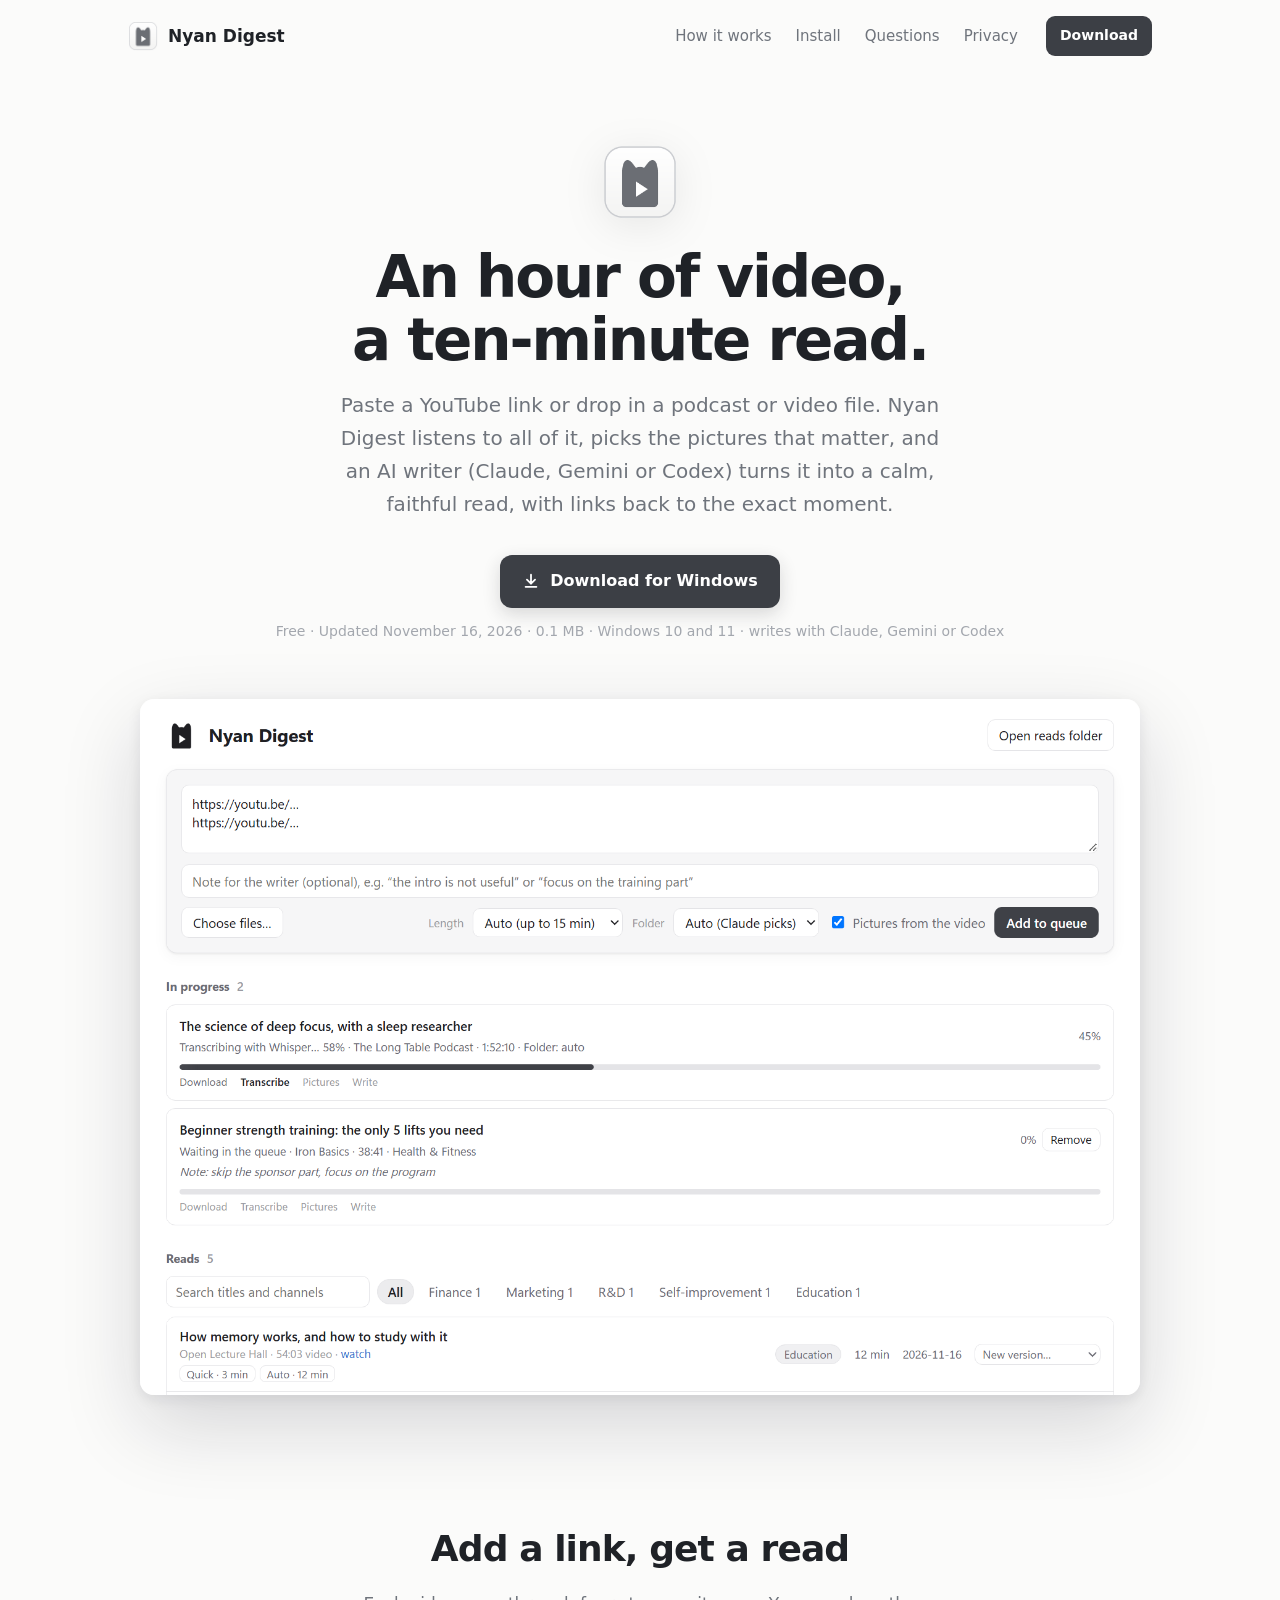
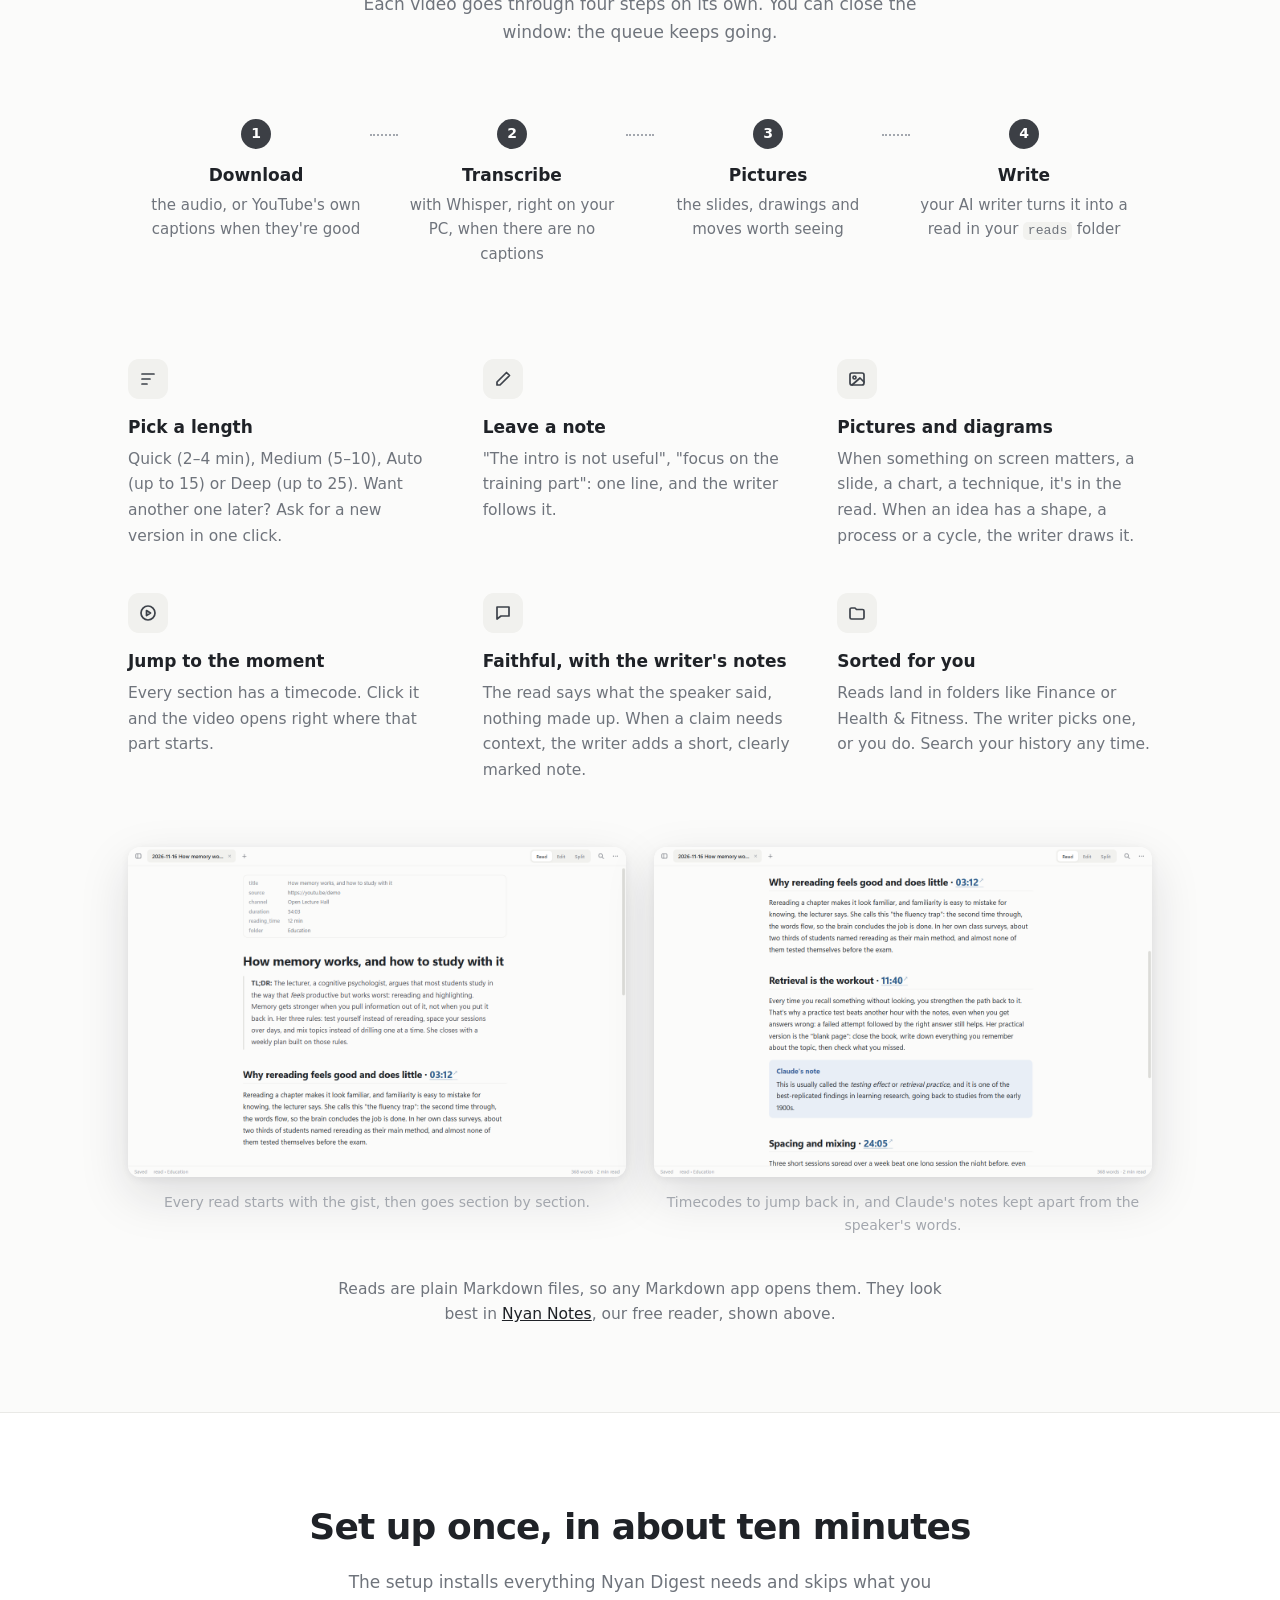
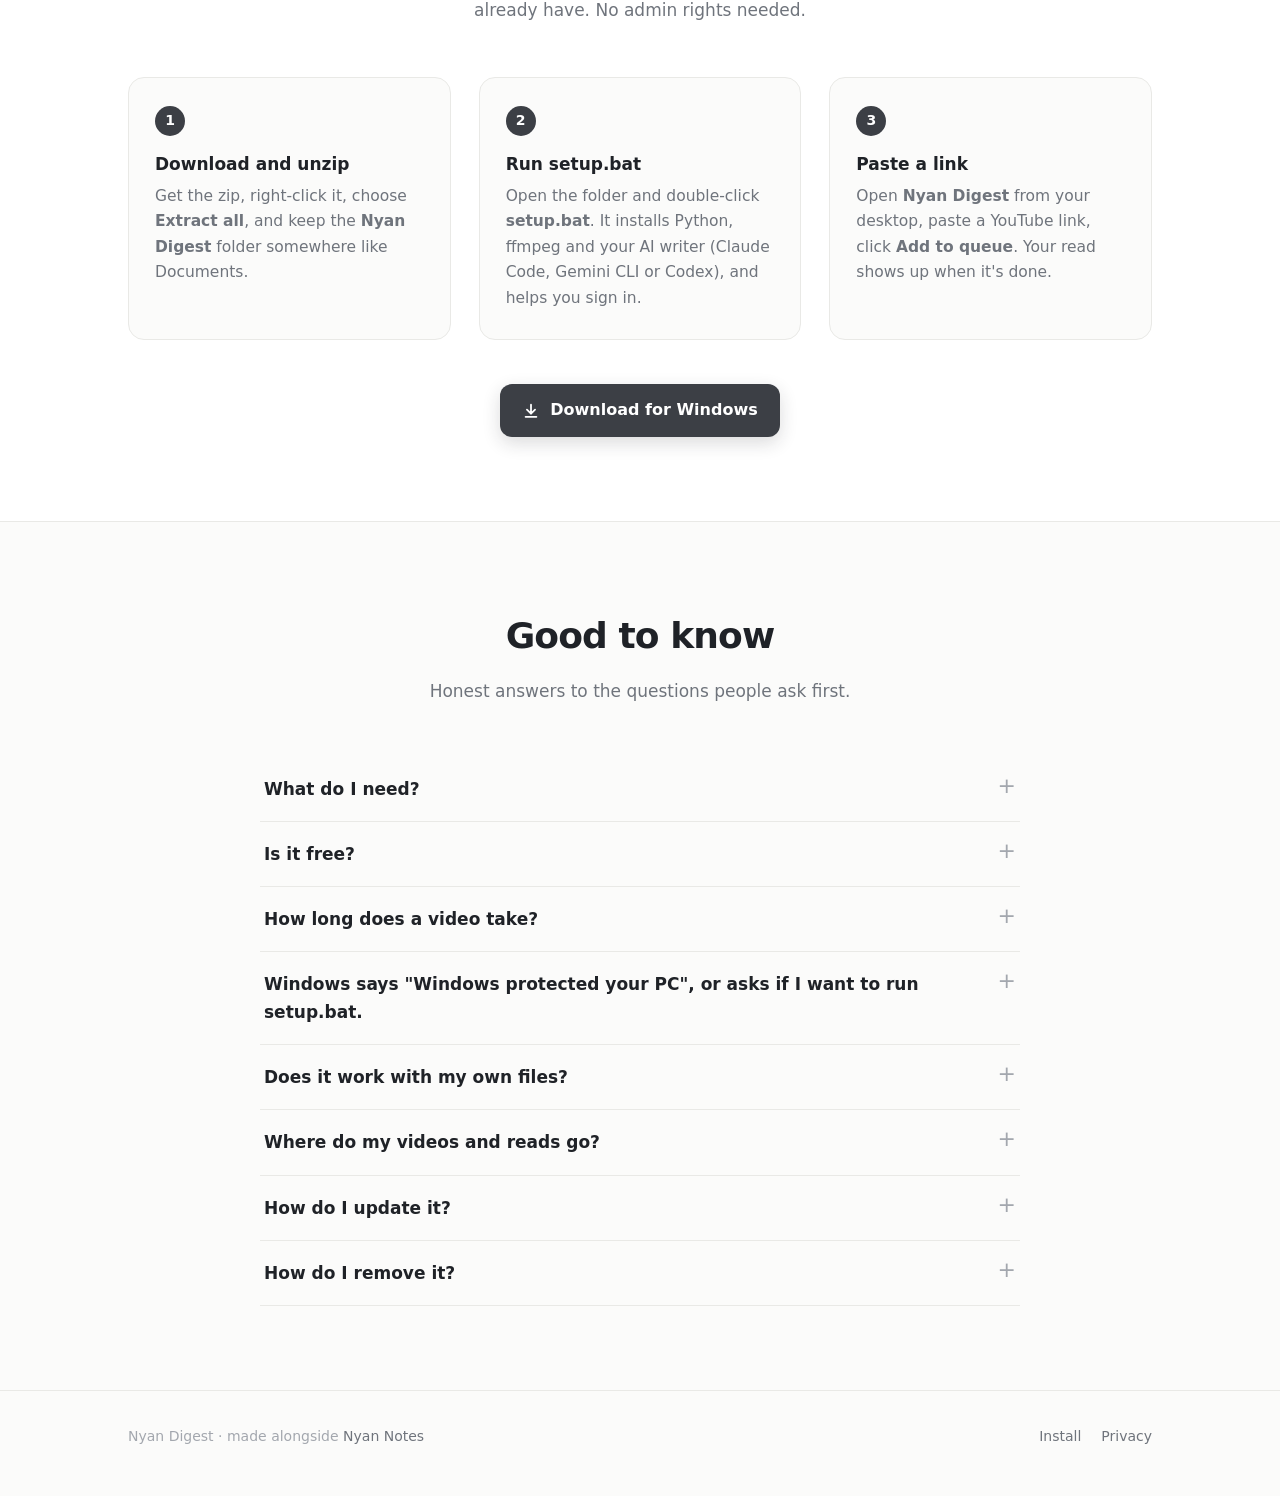
<file: index.html>
<!doctype html>
<html lang="en">
<head>
<meta charset="utf-8">
<meta name="viewport" content="width=device-width,initial-scale=1">
<title>Nyan Digest: long videos, turned into short reads</title>
<meta name="description" content="A free Windows app that turns YouTube videos, podcasts and video files into 5 to 15 minute reads, with pictures from the video and links back to the exact moment. Written by Claude, Gemini or Codex.">
<link rel="icon" href="assets/icon.png">
<link rel="stylesheet" href="style.css?v=2026-11-16c">
</head>
<body>
<header class="wrap nav">
  <a class="brand" href="./"><img src="assets/icon.png" alt="">Nyan Digest</a>
  <nav><a href="#how">How it works</a><a href="#install">Install</a><a href="#questions">Questions</a><a href="privacy.html">Privacy</a></nav>
  <a class="btn small" href="download/Nyan-Digest.zip">Download</a>
</header>

<main>
  <div class="wrap hero">
    <img class="logo" src="assets/icon.png" alt="">
    <h1>An hour of video,<br>a ten-minute read.</h1>
    <p class="lead">Paste a YouTube link or drop in a podcast or video file. Nyan Digest listens to all of it, picks the pictures that matter, and an AI writer (Claude, Gemini or Codex) turns it into a calm, faithful read, with links back to the exact moment.</p>
    <a class="btn" href="download/Nyan-Digest.zip"><svg viewBox="0 0 20 20"><path d="M10 3v10M5.5 8.5L10 13l4.5-4.5M4 16.5h12"/></svg>Download for Windows</a>
    <div class="meta">Free &middot; Updated November 16, 2026 &middot; 0.1 MB &middot; Windows 10 and 11 &middot; writes with Claude, Gemini or Codex</div>
    <img class="shot" src="assets/shot-app.png" alt="Nyan Digest: a box for YouTube links, two videos in progress, and a list of finished reads sorted into folders" width="1620" height="1128">
  </div>

  <section id="how">
    <div class="wrap">
      <h2>Add a link, get a read</h2>
      <p class="sub">Each video goes through four steps on its own. You can close the window: the queue keeps going.</p>
      <ol class="flow">
        <li><b>Download</b><span>the audio, or YouTube's own captions when they're good</span></li>
        <li><b>Transcribe</b><span>with Whisper, right on your PC, when there are no captions</span></li>
        <li><b>Pictures</b><span>the slides, drawings and moves worth seeing</span></li>
        <li><b>Write</b><span>your AI writer turns it into a read in your <code>reads</code> folder</span></li>
      </ol>
      <div class="features">
        <div class="feature"><div class="ic"><svg viewBox="0 0 20 20"><path d="M4 5h12M4 10h8M4 15h5"/></svg></div>
          <h3>Pick a length</h3><p>Quick (2–4 min), Medium (5–10), Auto (up to 15) or Deep (up to 25). Want another one later? Ask for a new version in one click.</p></div>
        <div class="feature"><div class="ic"><svg viewBox="0 0 20 20"><path d="M13.5 3.5l3 3L7 16H4v-3z"/></svg></div>
          <h3>Leave a note</h3><p>"The intro is not useful", "focus on the training part": one line, and the writer follows it.</p></div>
        <div class="feature"><div class="ic"><svg viewBox="0 0 20 20"><rect x="3" y="4" width="14" height="12" rx="2"/><circle cx="7.5" cy="8.5" r="1.5"/><path d="M17 13l-4-4-8 7"/></svg></div>
          <h3>Pictures and diagrams</h3><p>When something on screen matters, a slide, a chart, a technique, it's in the read. When an idea has a shape, a process or a cycle, the writer draws it.</p></div>
        <div class="feature"><div class="ic"><svg viewBox="0 0 20 20"><circle cx="10" cy="10" r="7"/><path d="M8.5 7.5l4 2.5-4 2.5z"/></svg></div>
          <h3>Jump to the moment</h3><p>Every section has a timecode. Click it and the video opens right where that part starts.</p></div>
        <div class="feature"><div class="ic"><svg viewBox="0 0 20 20"><path d="M4 4h12v9H8l-4 3z"/></svg></div>
          <h3>Faithful, with the writer's notes</h3><p>The read says what the speaker said, nothing made up. When a claim needs context, the writer adds a short, clearly marked note.</p></div>
        <div class="feature"><div class="ic"><svg viewBox="0 0 20 20"><path d="M3 6.5A1.5 1.5 0 0 1 4.5 5H8l1.5 1.5h6A1.5 1.5 0 0 1 17 8v6.5a1.5 1.5 0 0 1-1.5 1.5h-11A1.5 1.5 0 0 1 3 14.5z"/></svg></div>
          <h3>Sorted for you</h3><p>Reads land in folders like Finance or Health &amp; Fitness. The writer picks one, or you do. Search your history any time.</p></div>
      </div>
      <div class="pair">
        <figure><img src="assets/shot-read.png" alt="A read in Nyan Notes: the title, a TL;DR and the first section with a timecode" width="1240" height="820" loading="lazy"><figcaption>Every read starts with the gist, then goes section by section.</figcaption></figure>
        <figure><img src="assets/shot-note.png" alt="Sections with clickable timecodes and a blue box titled Claude's note" width="1240" height="820" loading="lazy"><figcaption>Timecodes to jump back in, and Claude's notes kept apart from the speaker's words.</figcaption></figure>
      </div>
      <p class="aside">Reads are plain Markdown files, so any Markdown app opens them. They look best in <a href="https://nyan-notes.github.io">Nyan Notes</a>, our free reader, shown above.</p>
    </div>
  </section>

  <section id="install" class="install">
    <div class="wrap">
      <h2>Set up once, in about ten minutes</h2>
      <p class="sub">The setup installs everything Nyan Digest needs and skips what you already have. No admin rights needed.</p>
      <ol class="steps">
        <li><h3>Download and unzip</h3><p>Get the zip, right-click it, choose <b>Extract all</b>, and keep the <b>Nyan Digest</b> folder somewhere like Documents.</p></li>
        <li><h3>Run setup.bat</h3><p>Open the folder and double-click <b>setup.bat</b>. It installs Python, ffmpeg and your AI writer (Claude Code, Gemini CLI or Codex), and helps you sign in.</p></li>
        <li><h3>Paste a link</h3><p>Open <b>Nyan Digest</b> from your desktop, paste a YouTube link, click <b>Add to queue</b>. Your read shows up when it's done.</p></li>
      </ol>
      <div class="center"><a class="btn" href="download/Nyan-Digest.zip"><svg viewBox="0 0 20 20"><path d="M10 3v10M5.5 8.5L10 13l4.5-4.5M4 16.5h12"/></svg>Download for Windows</a></div>
    </div>
  </section>

  <section id="questions">
    <div class="wrap">
      <h2>Good to know</h2>
      <p class="sub">Honest answers to the questions people ask first.</p>
      <div class="faq">
        <details><summary>What do I need?</summary>
          <p>A Windows 10 or 11 PC with about 1.5 GB free, and one AI writer. Setup asks which one and installs it:</p><ul><li><b>Claude Code</b> with a Claude account on a paid plan (Pro or above). The best reads.</li><li><b>Codex</b> with a ChatGPT account. A strong writer too.</li><li><b>Gemini CLI</b> with a free API key from Google AI Studio (setup shows you how). Free, but limited: only a few reads a day, often from a lighter model, so reads are shorter and less polished. Good for trying it out; for the best results use Claude Code or Codex.</li></ul></details>
        <details><summary>Is it free?</summary>
          <p>Nyan Digest is free. The writing uses your own account with the writer you picked. With Gemini and a free key it costs nothing, but Google's free limits allow only a few reads a day (when they're used up, the app tells you and you can retry the next day). With Claude or Codex, a read takes a small share of your plan's usage.</p></details>
        <details><summary>How long does a video take?</summary>
          <p>When YouTube has good captions, a few minutes. Otherwise the audio is transcribed on your PC: on a laptop without a graphics card, an hour of audio takes about 40 minutes. A recent NVIDIA graphics card makes it much faster, and the setup uses it automatically.</p></details>
        <details><summary>Windows says "Windows protected your PC", or asks if I want to run setup.bat.</summary>
          <p>Windows asks that about scripts downloaded from the internet. Click <b>More info</b>, then <b>Run anyway</b> (or <b>Run</b>). You only need to do it once.</p></details>
        <details><summary>Does it work with my own files?</summary>
          <p>Yes. Click <b>Choose files…</b> or drop video and audio files on the window: mp4, mkv, mov, mp3, m4a, wav and more.</p></details>
        <details><summary>Where do my videos and reads go?</summary>
          <p>Transcribing and picking pictures happen on your PC. To write the read, the transcript (and a few candidate pictures) are sent to your AI writer: Anthropic for Claude, Google for Gemini, OpenAI for Codex. Your reads are saved in the <code>reads</code> folder, on your PC. <a href="privacy.html">Read the privacy page</a>.</p></details>
        <details><summary>How do I update it?</summary>
          <p>Download the new zip, unzip it over your <b>Nyan Digest</b> folder (replace the files), and run <b>setup.bat</b> again. Your reads, history and settings stay.</p></details>
        <details><summary>How do I remove it?</summary>
          <p>Open the <b>Nyan Digest</b> folder and double-click <b>uninstall.bat</b>. It removes the app, its shortcut and its downloads, and asks before touching your reads (it keeps them by default). Python, ffmpeg, Node.js and your AI writer stay installed, because other apps may use them; the uninstaller tells you how to remove them too.</p></details>
      </div>
    </div>
  </section>
</main>

<footer>
  <div class="wrap">
    <span>Nyan Digest · made alongside <a href="https://nyan-notes.github.io">Nyan Notes</a></span>
    <div class="right"><a href="#install">Install</a><a href="privacy.html">Privacy</a></div>
  </div>
</footer>
</body>
</html>
</file>
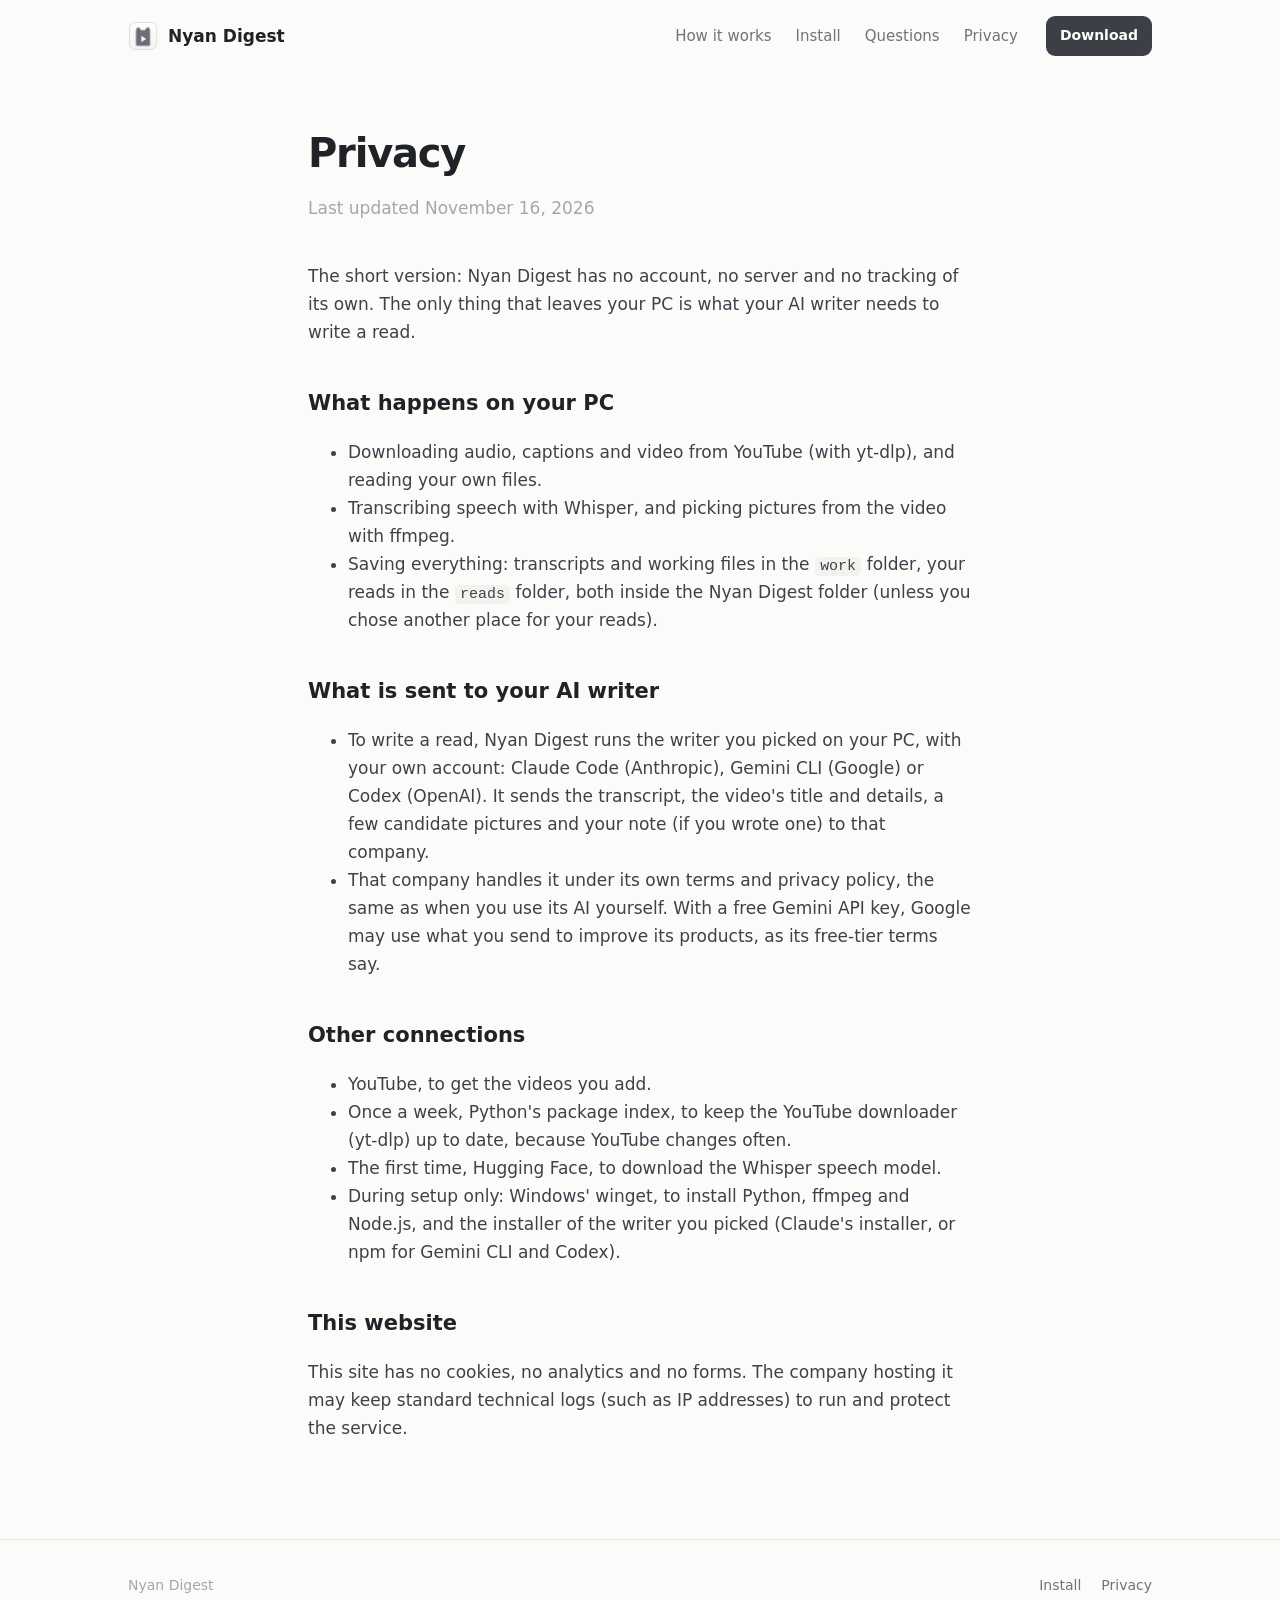
<file: privacy.html>
<!doctype html>
<html lang="en">
<head>
<meta charset="utf-8">
<meta name="viewport" content="width=device-width,initial-scale=1">
<title>Privacy · Nyan Digest</title>
<link rel="icon" href="assets/icon.png">
<link rel="stylesheet" href="style.css?v=2026-11-16c">
</head>
<body>
<header class="wrap nav">
  <a class="brand" href="./"><img src="assets/icon.png" alt="">Nyan Digest</a>
  <nav><a href="./#how">How it works</a><a href="./#install">Install</a><a href="./#questions">Questions</a><a href="privacy.html">Privacy</a></nav>
  <a class="btn small" href="download/Nyan-Digest.zip">Download</a>
</header>

<main class="page">
  <h1>Privacy</h1>
  <p class="date">Last updated November 16, 2026</p>

  <p>The short version: Nyan Digest has no account, no server and no tracking of its own. The only thing that leaves your PC is what your AI writer needs to write a read.</p>

  <h2>What happens on your PC</h2>
  <ul>
    <li>Downloading audio, captions and video from YouTube (with yt-dlp), and reading your own files.</li>
    <li>Transcribing speech with Whisper, and picking pictures from the video with ffmpeg.</li>
    <li>Saving everything: transcripts and working files in the <code>work</code> folder, your reads in the <code>reads</code> folder, both inside the Nyan Digest folder (unless you chose another place for your reads).</li>
  </ul>

  <h2>What is sent to your AI writer</h2>
  <ul>
    <li>To write a read, Nyan Digest runs the writer you picked on your PC, with your own account: Claude Code (Anthropic), Gemini CLI (Google) or Codex (OpenAI). It sends the transcript, the video's title and details, a few candidate pictures and your note (if you wrote one) to that company.</li>
    <li>That company handles it under its own terms and privacy policy, the same as when you use its AI yourself. With a free Gemini API key, Google may use what you send to improve its products, as its free-tier terms say.</li>
  </ul>

  <h2>Other connections</h2>
  <ul>
    <li>YouTube, to get the videos you add.</li>
    <li>Once a week, Python's package index, to keep the YouTube downloader (yt-dlp) up to date, because YouTube changes often.</li>
    <li>The first time, Hugging Face, to download the Whisper speech model.</li>
    <li>During setup only: Windows' winget, to install Python, ffmpeg and Node.js, and the installer of the writer you picked (Claude's installer, or npm for Gemini CLI and Codex).</li>
  </ul>

  <h2>This website</h2>
  <p>This site has no cookies, no analytics and no forms. The company hosting it may keep standard technical logs (such as IP addresses) to run and protect the service.</p>
</main>

<footer>
  <div class="wrap">
    <span>Nyan Digest</span>
    <div class="right"><a href="./#install">Install</a><a href="privacy.html">Privacy</a></div>
  </div>
</footer>
</body>
</html>
</file>
<file: style.css>
/* Nyan Digest website: the same look as the Nyan Notes site (grey on white, one quiet accent), lots of room. */
:root{
  --bg:#fbfbfa;--fg:#1f2227;--soft:#3d424a;--muted:#6f747c;--faint:#a3a7ae;--line:#e9e9e6;--panel:#fff;--hover:#f1f1ee;
  --accent:#3c3f45;--indigo:#5b5bd6;--code:#f2f2ef;
  --sans:"Segoe UI Variable Text","Segoe UI",system-ui,-apple-system,"Helvetica Neue",Arial,sans-serif;
  --mono:"Cascadia Mono",Consolas,ui-monospace,monospace;
}
*{box-sizing:border-box}
html{scroll-behavior:smooth}
body{margin:0;background:var(--bg);color:var(--fg);font:17px/1.65 var(--sans);-webkit-font-smoothing:antialiased}
a{color:inherit}
img{max-width:100%;height:auto;display:block} /* height:auto: the width/height attributes only reserve the shape; without it they stretch */
.wrap{max-width:1080px;margin:0 auto;padding:0 28px}
kbd{font:12px var(--sans);border:1px solid #dcdcd8;border-bottom-width:2px;border-radius:5px;padding:1px 6px;color:var(--soft);background:var(--panel);white-space:nowrap}
code{font:.88em var(--mono);background:var(--code);padding:.1em .35em;border-radius:5px}

/* top bar */
.nav{display:flex;align-items:center;gap:28px;height:72px}
.brand{display:flex;align-items:center;gap:10px;font-weight:650;text-decoration:none;font-size:17px}
.brand img{width:30px;height:30px}
.nav nav{display:flex;gap:24px;margin-left:auto;font-size:15px}
.nav nav a{text-decoration:none;color:var(--muted)}
.nav nav a:hover{color:var(--fg)}

/* buttons */
.btn{display:inline-flex;align-items:center;gap:10px;padding:13px 22px;border-radius:12px;background:var(--accent);color:#fff;text-decoration:none;font-weight:600;font-size:16px;transition:transform .12s,box-shadow .12s;box-shadow:0 6px 18px rgba(30,30,40,.16)}
.btn:hover{transform:translateY(-1px);box-shadow:0 10px 26px rgba(30,30,40,.2)}
.btn svg{width:18px;height:18px;fill:none;stroke:currentColor;stroke-width:2;stroke-linecap:round;stroke-linejoin:round}
.btn.small{padding:8px 14px;font-size:14px;border-radius:9px;box-shadow:none}
.meta{color:var(--faint);font-size:14px;margin-top:12px}

/* hero */
.hero{text-align:center;padding:72px 0 40px}
.hero .logo{width:76px;height:76px;margin:0 auto 26px;filter:drop-shadow(0 8px 20px rgba(0,0,0,.08))}
.hero h1{font-size:clamp(36px,6vw,58px);line-height:1.08;letter-spacing:-.035em;margin:0 0 18px;font-weight:700}
.hero p.lead{font-size:clamp(17px,2.2vw,20px);color:var(--muted);max-width:620px;margin:0 auto 34px}
.shot{margin:56px auto 0;width:100%;max-width:1000px;border-radius:14px;overflow:hidden;box-shadow:0 30px 80px rgba(20,20,40,.16),0 4px 14px rgba(20,20,40,.08)}

/* sections */
section{padding:84px 0}
section h2{font-size:clamp(26px,3.6vw,36px);letter-spacing:-.025em;margin:0 0 12px;font-weight:700;text-align:center}
section .sub{color:var(--muted);text-align:center;max-width:600px;margin:0 auto 52px}
.features{display:grid;grid-template-columns:repeat(3,1fr);gap:44px 40px}
.feature h3{font-size:17px;margin:14px 0 6px;font-weight:650}
.feature p{margin:0;color:var(--muted);font-size:15.5px}
.feature .ic{width:40px;height:40px;border-radius:11px;background:var(--hover);display:grid;place-items:center}
.feature .ic svg{width:20px;height:20px;fill:none;stroke:var(--soft);stroke-width:1.7;stroke-linecap:round;stroke-linejoin:round}
.pair{display:grid;grid-template-columns:1fr 1fr;gap:28px;margin-top:64px}
.pair figure{margin:0}
.pair img{border-radius:12px;box-shadow:0 18px 50px rgba(20,20,40,.13),0 2px 8px rgba(20,20,40,.06)}
.pair figcaption{color:var(--faint);font-size:14px;text-align:center;margin-top:14px}

/* install */
.install{background:var(--panel);border-top:1px solid var(--line);border-bottom:1px solid var(--line)}
.steps{display:grid;grid-template-columns:repeat(3,1fr);gap:28px;counter-reset:s;margin:0;padding:0;list-style:none}
.steps li{position:relative;padding:28px 26px;border:1px solid var(--line);border-radius:16px;background:var(--bg)}
.steps li::before{counter-increment:s;content:counter(s);display:grid;place-items:center;width:30px;height:30px;border-radius:50%;background:var(--accent);color:#fff;font-weight:650;font-size:14px;margin-bottom:14px}
.steps h3{margin:0 0 6px;font-size:17px}
.steps p{margin:0;color:var(--muted);font-size:15.5px}
.center{text-align:center;margin-top:44px}

/* questions */
.faq{max-width:760px;margin:0 auto}
.faq details{border-bottom:1px solid var(--line);padding:18px 4px}
.faq summary{cursor:pointer;font-weight:600;list-style:none;display:flex;justify-content:space-between;gap:16px}
.faq summary::-webkit-details-marker{display:none}
.faq summary::after{content:"+";color:var(--faint);font-weight:400;font-size:22px;line-height:1}
.faq details[open] summary::after{content:"−"}
.faq details p{color:var(--muted);margin:12px 0 0;font-size:15.5px}

/* footer */
footer{border-top:1px solid var(--line);padding:34px 0 48px;color:var(--faint);font-size:14px}
footer .wrap{display:flex;gap:20px;flex-wrap:wrap;align-items:center}
footer a{color:var(--muted);text-decoration:none}
footer a:hover{color:var(--fg)}
footer .right{margin-left:auto;display:flex;gap:20px}

/* the privacy page */
.page{max-width:720px;margin:0 auto;padding:48px 28px 80px}
.page h1{font-size:40px;letter-spacing:-.03em;margin:0 0 8px}
.page .date{color:var(--faint);margin:0 0 40px}
.page h2{font-size:21px;margin:40px 0 8px}
.page p,.page li{color:var(--soft)}

@media (max-width:820px){
  .features,.steps,.pair{grid-template-columns:1fr}
  .nav nav{display:none}
  section{padding:64px 0}
}

/* Nyan Digest additions */
.flow{display:grid;grid-template-columns:repeat(4,1fr);gap:0;margin:0 0 72px;padding:0;list-style:none;counter-reset:f}
.flow li{position:relative;padding:20px 22px 20px 22px;text-align:center}
.flow li b{display:block;font-size:17px;margin-bottom:4px}
.flow li b::before{counter-increment:f;content:counter(f);display:grid;place-items:center;width:30px;height:30px;margin:0 auto 12px;border-radius:50%;background:var(--accent);color:#fff;font-size:14px}
.flow li span{color:var(--muted);font-size:15px;display:block}
.flow li+li::after{content:"";position:absolute;left:-14px;top:35px;width:28px;border-top:2px dotted var(--faint)}
.aside{text-align:center;color:var(--muted);font-size:15.5px;margin:40px auto 0;max-width:640px}
.aside a{color:var(--fg)}
footer span a{color:var(--muted)}
.nav .btn.small{margin-left:auto}
.nav nav+.btn.small{margin-left:0}
@media (max-width:820px){ .nav nav+.btn.small{margin-left:auto} }
@media (max-width:820px){ .flow{grid-template-columns:1fr 1fr} .flow li+li::after{display:none} }
</file>
